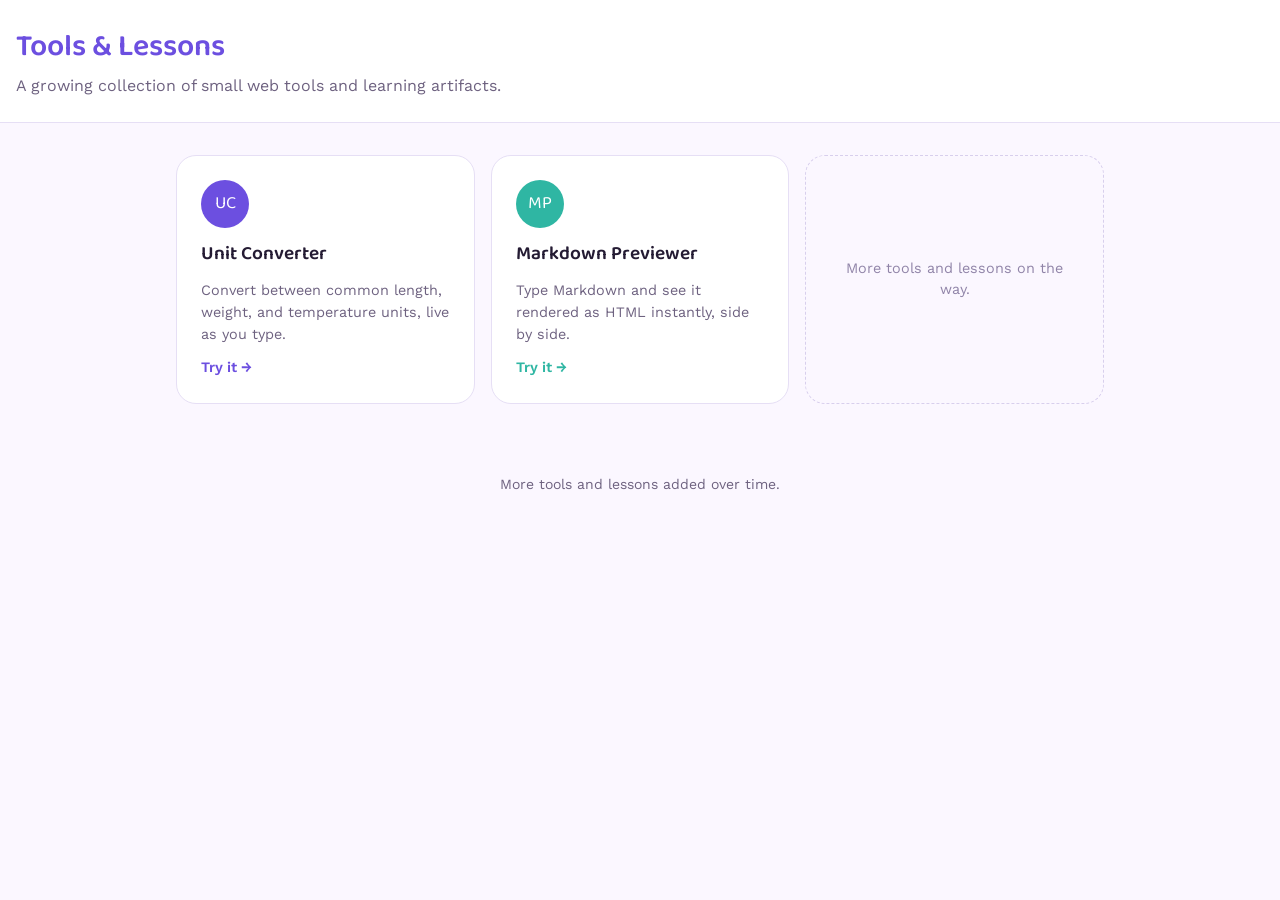
<file: index.html>
<!doctype html>
<html lang="en">
<head>
  <meta charset="utf-8">
  <meta name="viewport" content="width=device-width, initial-scale=1">
  <title>Tools &amp; Lessons</title>
  <link rel="preconnect" href="https://fonts.googleapis.com">
  <link rel="stylesheet" href="https://fonts.googleapis.com/css2?family=Baloo+2:wght@500;600&family=Work+Sans:wght@400;600&display=swap">
  <link rel="stylesheet" href="assets/styles.css">
</head>
<body>
  <header class="site-header">
    <h1>Tools &amp; Lessons</h1>
    <p>A growing collection of small web tools and learning artifacts.</p>
  </header>

  <main>
    <div class="card-grid">
      <a class="card" href="tools/unit-converter/index.html">
        <div class="card-icon">UC</div>
        <h2>Unit Converter</h2>
        <p>Convert between common length, weight, and temperature units, live as you type.</p>
        <span class="card-link">Try it &rarr;</span>
      </a>
      <a class="card" href="tools/markdown-previewer/index.html">
        <div class="card-icon card-icon--alt">MP</div>
        <h2>Markdown Previewer</h2>
        <p>Type Markdown and see it rendered as HTML instantly, side by side.</p>
        <span class="card-link" style="color: var(--color-accent-alt);">Try it &rarr;</span>
      </a>
      <div class="card card-more">
        <p>More tools and lessons&nbsp;on the way.</p>
      </div>
    </div>
  </main>

  <footer class="site-footer">
    <p>More tools and lessons added over time.</p>
  </footer>
</body>
</html>
</file>
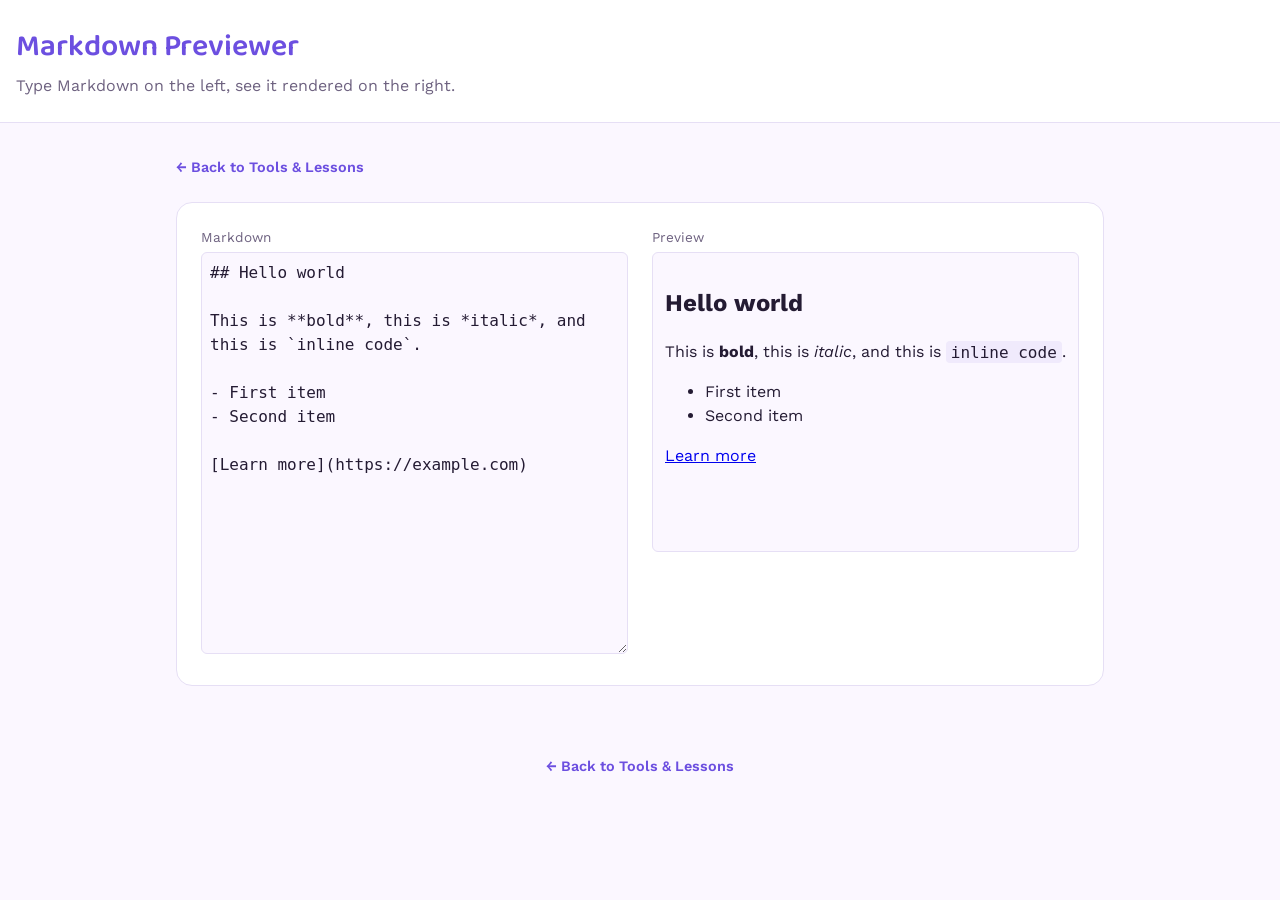
<file: tools/markdown-previewer/index.html>
<!doctype html>
<html lang="en">
<head>
  <meta charset="utf-8">
  <meta name="viewport" content="width=device-width, initial-scale=1">
  <title>Markdown Previewer — Tools &amp; Lessons</title>
  <link rel="preconnect" href="https://fonts.googleapis.com">
  <link rel="stylesheet" href="https://fonts.googleapis.com/css2?family=Baloo+2:wght@500;600&family=Work+Sans:wght@400;600&display=swap">
  <link rel="stylesheet" href="../../assets/styles.css">
  <link rel="stylesheet" href="styles.css">
</head>
<body>
  <header class="site-header">
    <h1>Markdown Previewer</h1>
    <p>Type Markdown on the left, see it rendered on the right.</p>
  </header>

  <main>
    <a class="back-link" href="../../index.html">&larr; Back to Tools &amp; Lessons</a>

    <div class="tool-panel">
      <div class="preview-columns">
        <div>
          <label for="markdown-input">Markdown</label>
          <textarea id="markdown-input" rows="16">## Hello world

This is **bold**, this is *italic*, and this is `inline code`.

- First item
- Second item

[Learn more](https://example.com)</textarea>
        </div>
        <div>
          <label>Preview</label>
          <div id="markdown-preview" class="preview-pane"></div>
        </div>
      </div>
    </div>
  </main>

  <footer class="site-footer">
    <p><a class="back-link" href="../../index.html">&larr; Back to Tools &amp; Lessons</a></p>
  </footer>

  <script src="script.js"></script>
</body>
</html>
</file>
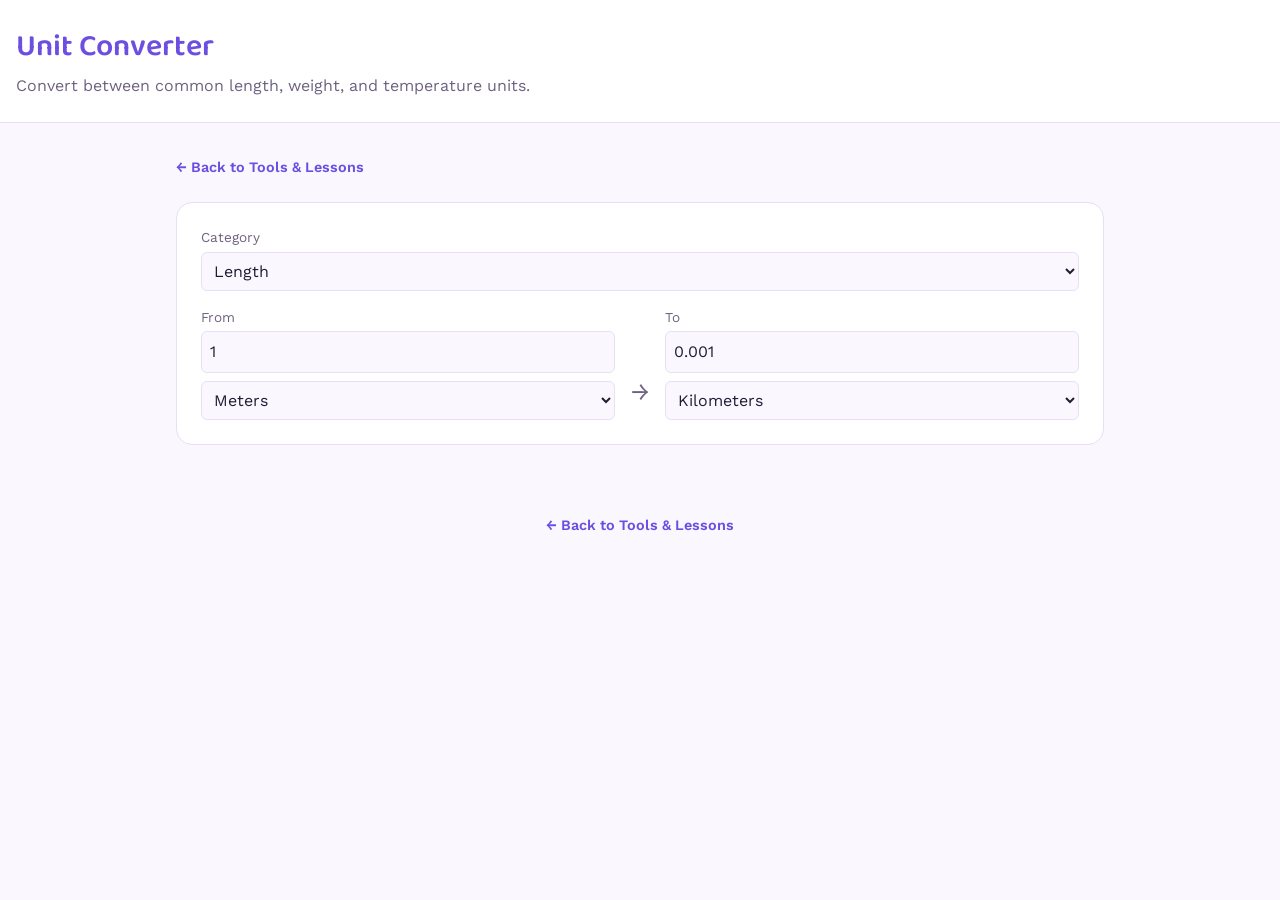
<file: tools/unit-converter/index.html>
<!doctype html>
<html lang="en">
<head>
  <meta charset="utf-8">
  <meta name="viewport" content="width=device-width, initial-scale=1">
  <title>Unit Converter — Tools &amp; Lessons</title>
  <link rel="preconnect" href="https://fonts.googleapis.com">
  <link rel="stylesheet" href="https://fonts.googleapis.com/css2?family=Baloo+2:wght@500;600&family=Work+Sans:wght@400;600&display=swap">
  <link rel="stylesheet" href="../../assets/styles.css">
  <link rel="stylesheet" href="styles.css">
</head>
<body>
  <header class="site-header">
    <h1>Unit Converter</h1>
    <p>Convert between common length, weight, and temperature units.</p>
  </header>

  <main>
    <a class="back-link" href="../../index.html">&larr; Back to Tools &amp; Lessons</a>

    <div class="tool-panel">
      <label for="category">Category</label>
      <select id="category">
        <option value="length">Length</option>
        <option value="weight">Weight</option>
        <option value="temperature">Temperature</option>
      </select>

      <div class="converter-row">
        <div>
          <label for="from-value">From</label>
          <input id="from-value" type="number" value="1" inputmode="decimal">
          <select id="from-unit"></select>
        </div>
        <div class="converter-arrow">&rarr;</div>
        <div>
          <label for="to-value">To</label>
          <input id="to-value" type="number" readonly>
          <select id="to-unit"></select>
        </div>
      </div>
    </div>
  </main>

  <footer class="site-footer">
    <p><a class="back-link" href="../../index.html">&larr; Back to Tools &amp; Lessons</a></p>
  </footer>

  <script src="script.js"></script>
</body>
</html>
</file>
<file: assets/styles.css>
:root {
  --color-bg: #fbf7ff;
  --color-surface: #ffffff;
  --color-text: #241b33;
  --color-muted: #6e6280;
  --color-accent: #6c4fe0;
  --color-accent-alt: #2fb6a3;
  --color-border: #e6dff5;
  --font-display: "Baloo 2", sans-serif;
  --font-body: "Work Sans", sans-serif;
  --radius: 20px;
  --spacing: 1rem;
}

* {
  box-sizing: border-box;
}

body {
  margin: 0;
  font-family: var(--font-body);
  background: var(--color-bg);
  color: var(--color-text);
  line-height: 1.5;
}

header.site-header {
  padding: 1.5rem var(--spacing);
  border-bottom: 1px solid var(--color-border);
  background: var(--color-surface);
}

header.site-header h1 {
  margin: 0 0 0.25rem 0;
  font-family: var(--font-display);
  font-weight: 600;
  font-size: 1.9rem;
  color: var(--color-accent);
}

header.site-header p {
  margin: 0;
  color: var(--color-muted);
}

main {
  max-width: 960px;
  margin: 0 auto;
  padding: 2rem var(--spacing);
}

footer.site-footer {
  text-align: center;
  padding: 1.5rem var(--spacing);
  color: var(--color-muted);
  font-size: 0.875rem;
}

.card-grid {
  display: grid;
  grid-template-columns: repeat(auto-fill, minmax(240px, 1fr));
  gap: 1rem;
}

.card {
  display: flex;
  flex-direction: column;
  gap: 0.75rem;
  background: var(--color-surface);
  border: 1px solid var(--color-border);
  border-radius: var(--radius);
  padding: 1.5rem;
  text-decoration: none;
  color: inherit;
  transition: box-shadow 0.15s ease, transform 0.15s ease;
}

.card:hover,
.card:focus-visible {
  box-shadow: 0 8px 20px rgba(108, 79, 224, 0.12);
  transform: translateY(-2px);
}

.card-icon {
  display: flex;
  align-items: center;
  justify-content: center;
  width: 48px;
  height: 48px;
  border-radius: 50%;
  background: var(--color-accent);
  color: #ffffff;
  font-family: var(--font-display);
  font-size: 1.1rem;
}

.card-icon--alt {
  background: var(--color-accent-alt);
}

.card h2 {
  margin: 0;
  font-family: var(--font-display);
  font-weight: 600;
  font-size: 1.2rem;
  color: var(--color-text);
}

.card p {
  margin: 0;
  color: var(--color-muted);
  font-size: 0.9rem;
}

.card-link {
  margin-top: auto;
  font-size: 0.9rem;
  font-weight: 600;
  color: var(--color-accent);
}

.card-more {
  display: flex;
  align-items: center;
  justify-content: center;
  text-align: center;
  border: 1px dashed #d8cfed;
  background: transparent;
}

.card-more p {
  color: #9084a8;
}

.back-link {
  display: inline-block;
  margin-bottom: 1.5rem;
  color: var(--color-accent);
  text-decoration: none;
  font-size: 0.9rem;
  font-weight: 600;
}

.back-link:hover {
  text-decoration: underline;
}

.tool-panel {
  background: var(--color-surface);
  border: 1px solid var(--color-border);
  border-radius: 16px;
  padding: 1.5rem;
}

label {
  display: block;
  font-size: 0.85rem;
  color: var(--color-muted);
  margin-bottom: 0.25rem;
}

input,
select,
textarea {
  font: inherit;
  padding: 0.5rem;
  border: 1px solid var(--color-border);
  border-radius: 6px;
  background: var(--color-bg);
  color: var(--color-text);
  width: 100%;
}
</file>
<file: tools/markdown-previewer/styles.css>
.preview-columns {
  display: grid;
  grid-template-columns: 1fr 1fr;
  gap: 1.5rem;
}

@media (max-width: 640px) {
  .preview-columns {
    grid-template-columns: 1fr;
  }
}

#markdown-input {
  font-family: ui-monospace, SFMono-Regular, Menlo, Consolas, monospace;
  resize: vertical;
}

.preview-pane {
  min-height: 300px;
  background: var(--color-bg);
  border: 1px solid var(--color-border);
  border-radius: 6px;
  padding: 0.75rem;
  overflow-wrap: break-word;
}

.preview-pane pre {
  background: #f0eafc;
  padding: 0.5rem;
  border-radius: 6px;
  overflow-x: auto;
}

.preview-pane code {
  font-family: ui-monospace, SFMono-Regular, Menlo, Consolas, monospace;
  background: #f0eafc;
  padding: 0.1rem 0.3rem;
  border-radius: 4px;
}

.preview-pane pre code {
  background: none;
  padding: 0;
}
</file>
<file: tools/unit-converter/styles.css>
.converter-row {
  display: flex;
  align-items: flex-end;
  gap: 1rem;
  margin-top: 1rem;
  flex-wrap: wrap;
}

.converter-row > div:not(.converter-arrow) {
  flex: 1;
  min-width: 160px;
}

.converter-row select {
  margin-top: 0.5rem;
}

.converter-arrow {
  font-size: 1.5rem;
  color: var(--color-muted);
  padding-bottom: 0.6rem;
}
</file>
